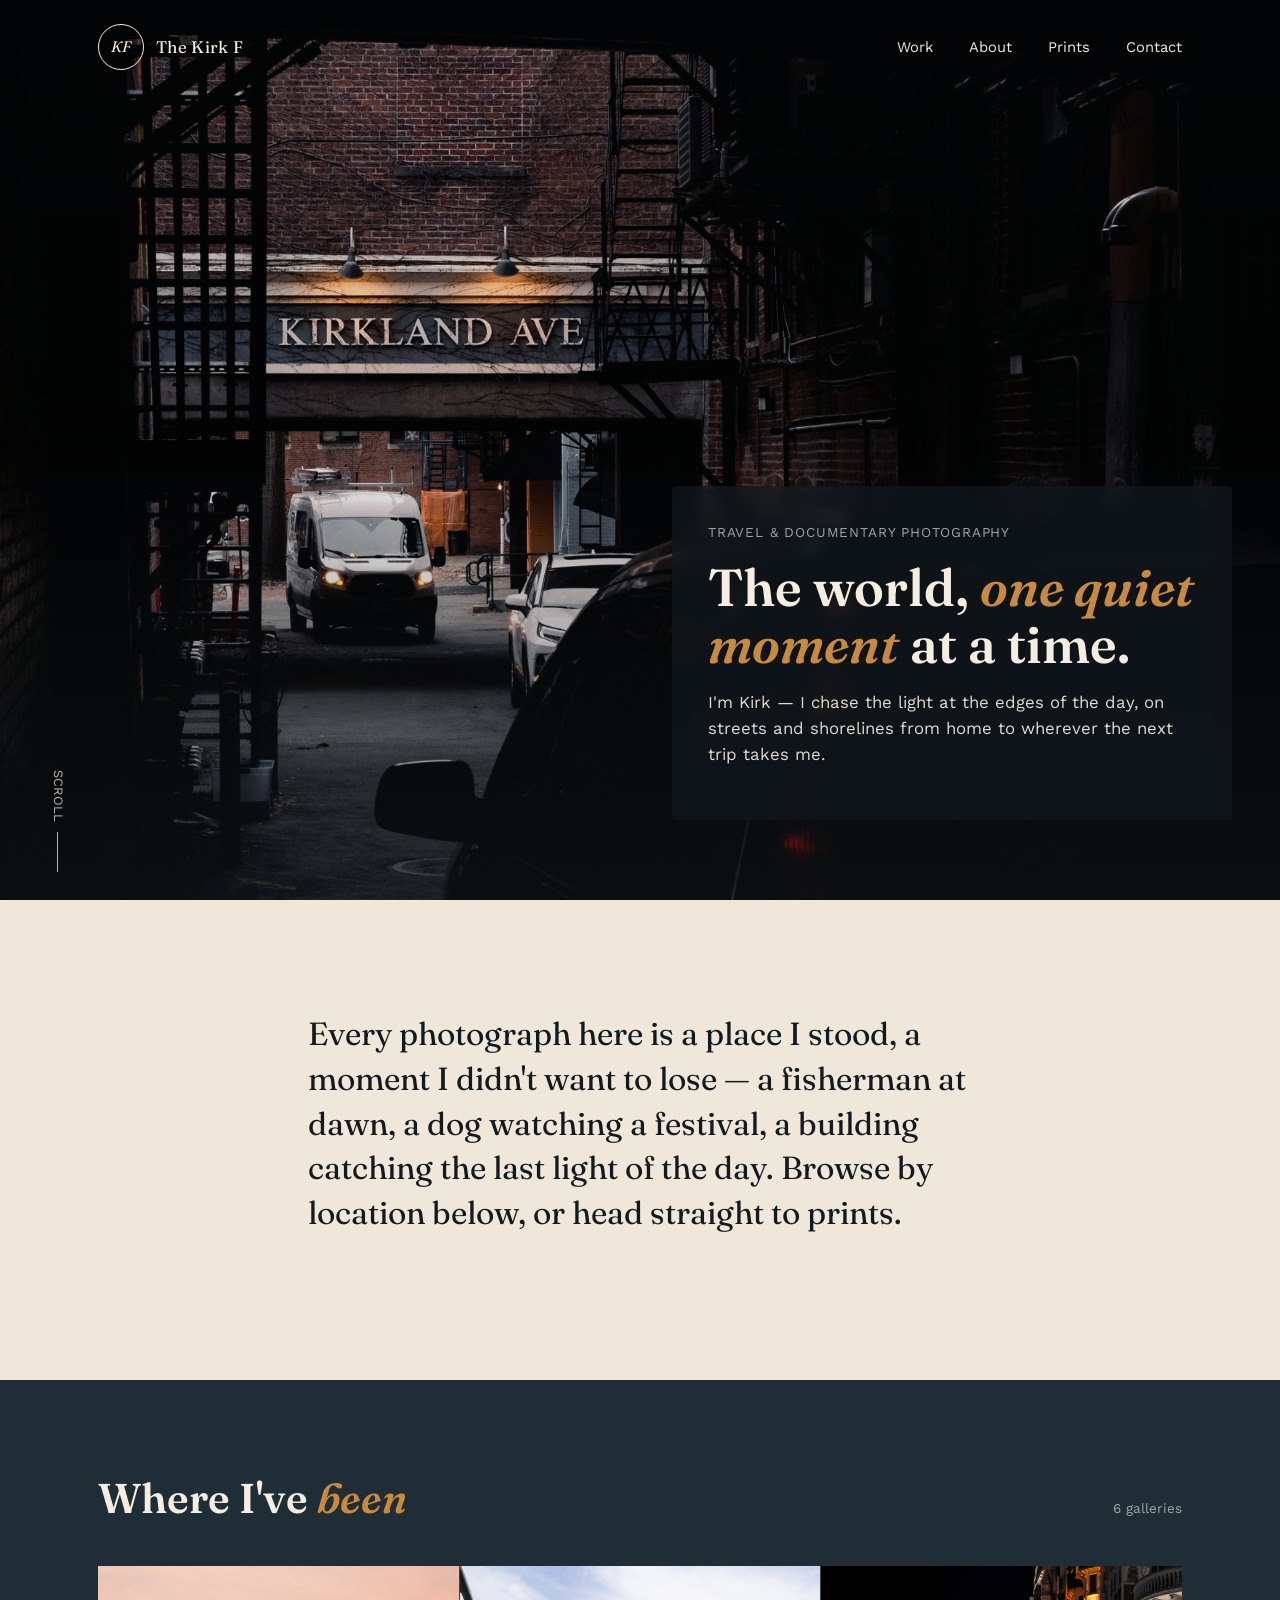
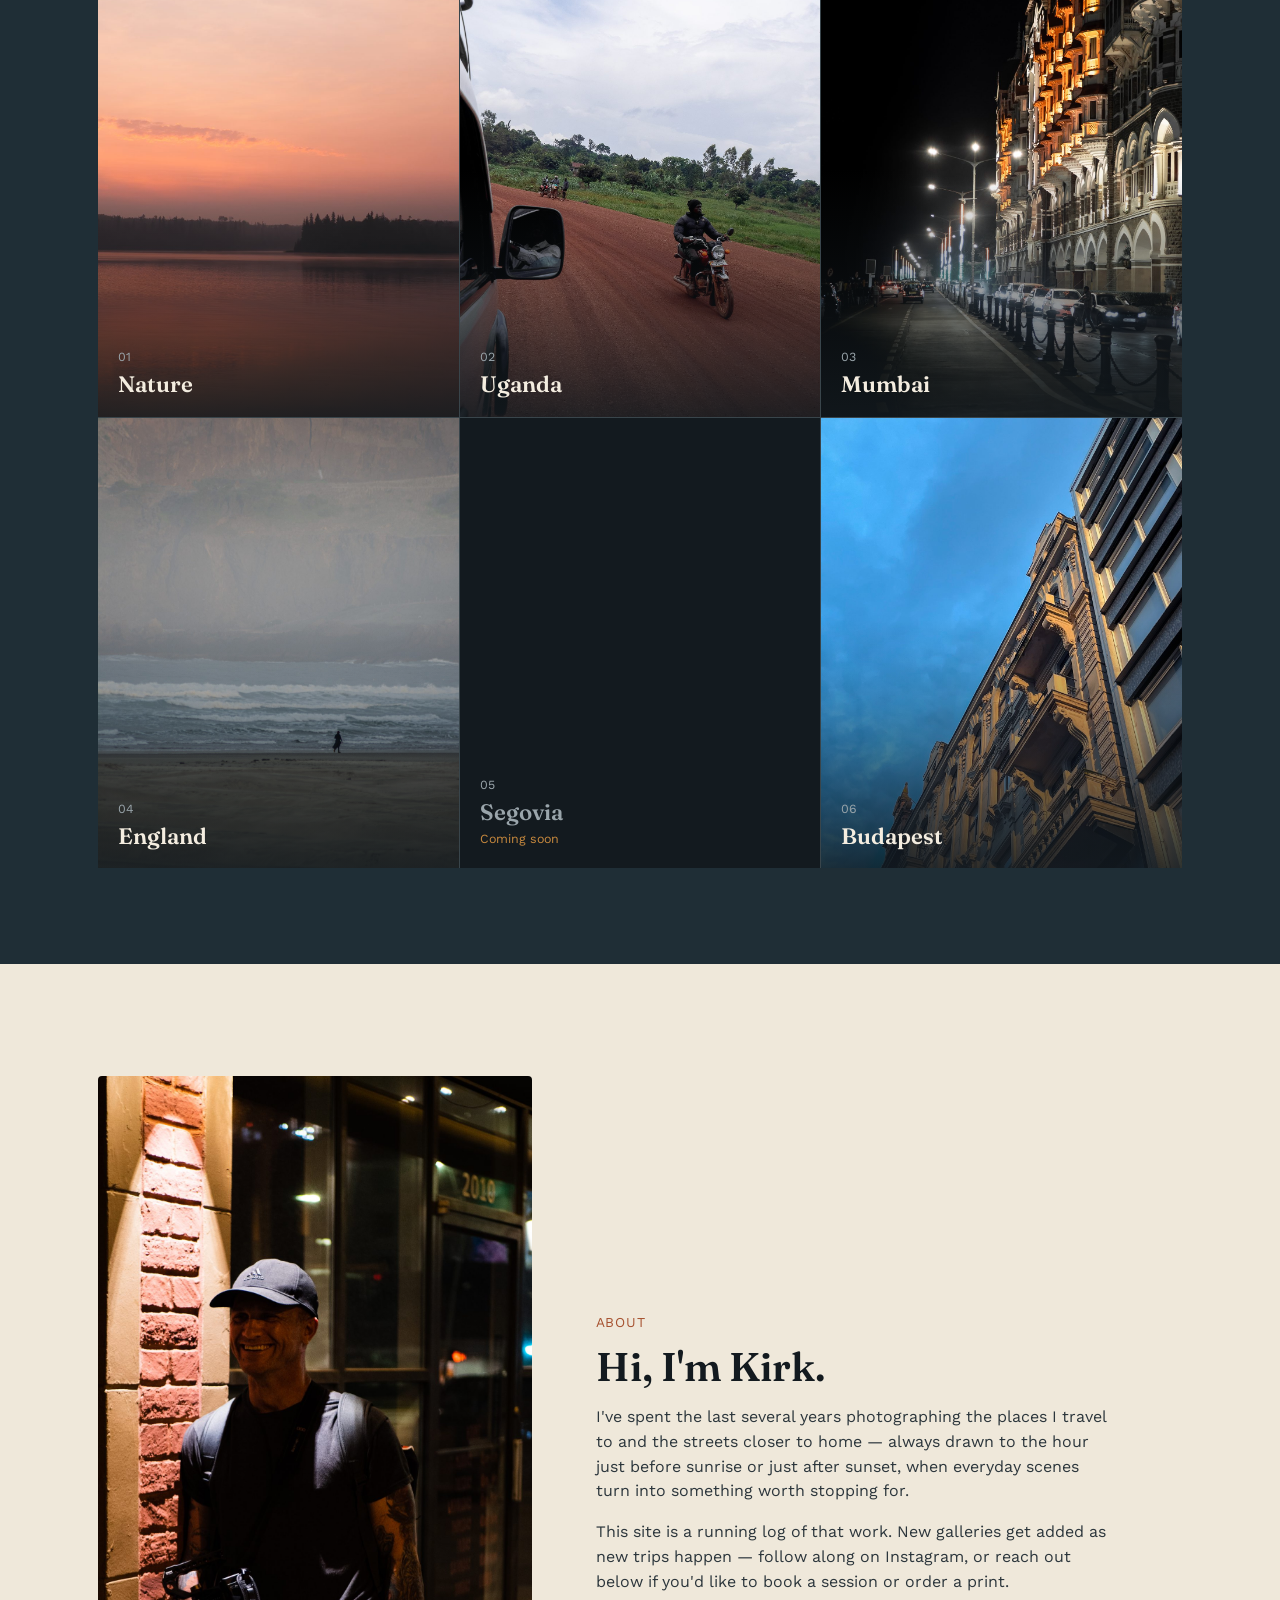
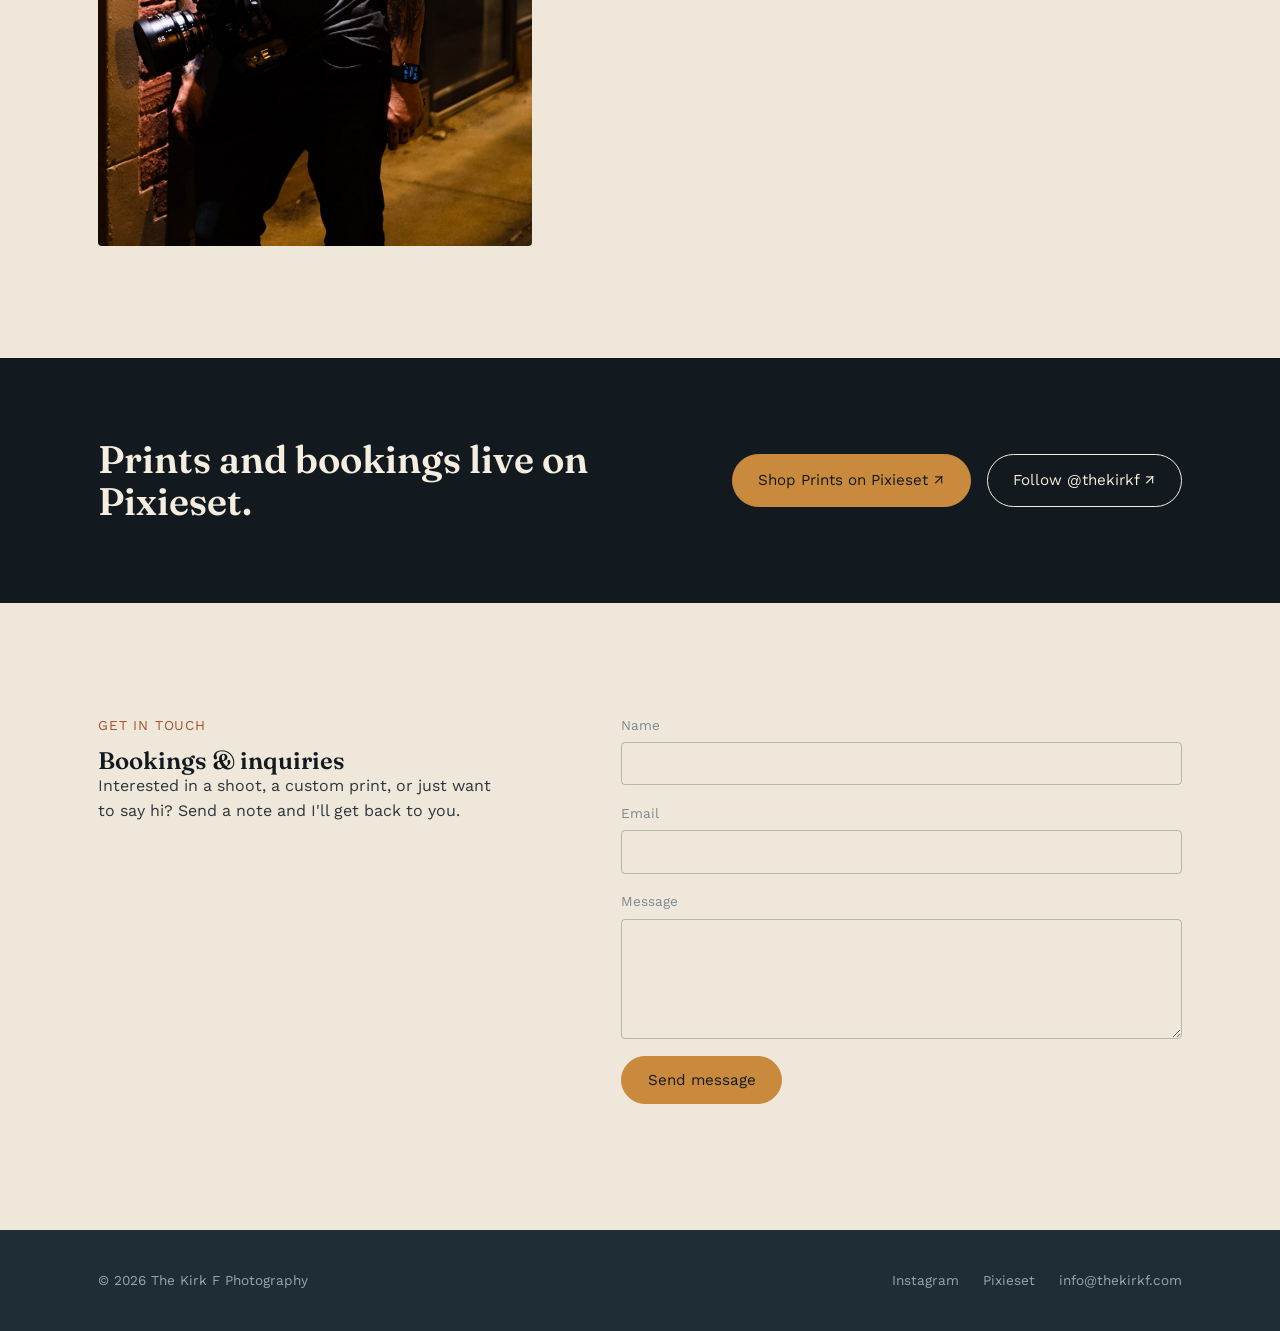
<file: index.html>
<!DOCTYPE html>
<html lang="en">
<head>
<meta charset="UTF-8">
<meta name="viewport" content="width=device-width, initial-scale=1.0">
<title>The Kirk F — Travel &amp; Documentary Photography</title>
<meta name="description" content="Travel, street, and nature photography by Kirk F. Browse galleries from Uganda, Mumbai, New England, Budapest, and more.">

<link rel="preconnect" href="https://fonts.googleapis.com">
<link rel="preconnect" href="https://fonts.gstatic.com" crossorigin>
<link href="https://fonts.googleapis.com/css2?family=Fraunces:ital,wght@0,500;0,600;1,500;1,600&family=Work+Sans:wght@400;500;600&display=swap" rel="stylesheet">

<link rel="stylesheet" href="css/style.css">
</head>
<body>

<header class="site-header">
  <div class="wrap">
    <a href="index.html" class="brand">
      <span class="monogram">KF</span>
      The Kirk F
    </a>
    <nav>
      <ul class="site-nav">
        <li><a href="#work">Work</a></li>
        <li><a href="#about">About</a></li>
        <li><a href="https://kirkf.pixieset.com/" target="_blank" rel="noopener">Prints</a></li>
        <li><a href="#contact">Contact</a></li>
      </ul>
    </nav>
  </div>
</header>

<section class="hero" id="hero">
  <!-- Hero background slides are injected by js/main.js from HERO_IMAGES -->
  <div class="hero-content">
    <div class="wrap">
      <span class="hero-eyebrow">TRAVEL &amp; DOCUMENTARY PHOTOGRAPHY</span>
      <h1 class="hero-title">The world, <em>one quiet moment</em> at a time.</h1>
      <p class="hero-sub">I'm Kirk — I chase the light at the edges of the day, on streets and shorelines from home to wherever the next trip takes me.</p>
    </div>
  </div>
  <div class="hero-scroll">SCROLL</div>
</section>

<section class="intro">
  <div class="wrap">
    <p>Every photograph here is a place I stood, a moment I didn't want to lose — a fisherman at dawn, a dog watching a festival, a building catching the last light of the day. Browse by location below, or head straight to prints.</p>
  </div>
</section>

<section class="galleries" id="work">
  <div class="wrap">
    <div class="section-head">
      <h2>Where I've <em>been</em></h2>
      <span class="section-count" id="gallery-count"></span>
    </div>
    <div class="gallery-grid" id="gallery-grid">
      <!-- Populated by js/main.js from js/galleries.js -->
    </div>
  </div>
</section>

<section class="about" id="about">
  <div class="wrap">
    <div class="about-portrait">
      <img src="images/about/about-01-kirk-portrait.jpg" alt="Kirk F on location at night, camera in hand" loading="lazy">
    </div>
    <div class="about-text">
      <span class="kicker">ABOUT</span>
      <h2>Hi, I'm Kirk.</h2>
      <p>I've spent the last several years photographing the places I travel to and the streets closer to home — always drawn to the hour just before sunrise or just after sunset, when everyday scenes turn into something worth stopping for.</p>
      <p>This site is a running log of that work. New galleries get added as new trips happen — follow along on Instagram, or reach out below if you'd like to book a session or order a print.</p>
    </div>
  </div>
</section>

<section class="cta-band">
  <div class="wrap">
    <h2>Prints and bookings live on Pixieset.</h2>
    <div class="cta-actions">
      <a class="btn btn-solid" href="https://thekirkf.pixieset.com/" target="_blank" rel="noopener">Shop Prints on Pixieset ↗</a>
      <a class="btn btn-outline" href="https://instagram.com/thekirkf" target="_blank" rel="noopener">Follow @thekirkf ↗</a>
    </div>
  </div>
</section>

<section class="contact" id="contact">
  <div class="wrap">
    <div class="contact-info">
      <span class="kicker">GET IN TOUCH</span>
      <h2>Bookings &amp; inquiries</h2>
      <p>Interested in a shoot, a custom print, or just want to say hi? Send a note and I'll get back to you.</p>
    </div>

    <!--
      CONTACT FORM — this is a static site, so the form needs a form-handling
      service. It's wired up for Formspree (free tier, no backend required).
      See README.md for the 2-minute setup to make this live.
    -->
    <form id="contact-form" class="contact-form" action="https://formspree.io/f/YOUR_FORM_ID" method="POST">
      <div class="field">
        <label for="name">Name</label>
        <input type="text" id="name" name="name" required>
      </div>
      <div class="field">
        <label for="email">Email</label>
        <input type="email" id="email" name="email" required>
      </div>
      <div class="field">
        <label for="message">Message</label>
        <textarea id="message" name="message" required></textarea>
      </div>
      <input type="hidden" name="_subject" value="New inquiry from thekirkf.com">
      <button type="submit" class="btn btn-solid">Send message</button>
      <p class="form-status" id="form-status"></p>
    </form>
  </div>
</section>

<footer class="site-footer">
  <div class="wrap">
    <span>&copy; <span id="year"></span> The Kirk F Photography</span>
    <ul class="footer-links">
      <li><a href="https://instagram.com/thekirkf" target="_blank" rel="noopener">Instagram</a></li>
      <li><a href="https://kirkf.pixieset.com/" target="_blank" rel="noopener">Pixieset</a></li>
      <li><a href="mailto:info@thekirkf.com">info@thekirkf.com</a></li>
    </ul>
  </div>
</footer>

<script src="js/galleries.js"></script>
<script src="js/main.js"></script>
</body>
</html>
</file>
<file: css/style.css>
/* =========================================================
   THE KIRK F — photography portfolio
   Design tokens
   ========================================================= */
:root {
  /* Colors — pulled from the work itself: golden hour, blue hour, fog */
  --ink: #131a1f;          /* near-black navy — night skies, deep water */
  --teal: #1f2e36;         /* dark teal — dusk sections */
  --paper: #efe8da;        /* warm parchment — light sections */
  --paper-dim: #e2d9c6;
  --gold: #c98a3e;         /* golden hour accent */
  --rust: #a6512f;         /* burnt-orange accent, hovers */
  --fog: #7c8a93;          /* muted slate — secondary text on dark */
  --fog-light: #9aa5ab;
  --cream-text: #f4ede0;

  --font-display: "Fraunces", "Iowan Old Style", serif;
  --font-body: "Work Sans", -apple-system, BlinkMacSystemFont, sans-serif;

  --max-width: 1180px;
  --gutter: clamp(1.25rem, 4vw, 3rem);
}

* { box-sizing: border-box; }

html {
  scroll-behavior: smooth;
}

@media (prefers-reduced-motion: reduce) {
  html { scroll-behavior: auto; }
  * { animation-duration: 0.01ms !important; animation-iteration-count: 1 !important; transition-duration: 0.01ms !important; }
}

body {
  margin: 0;
  font-family: var(--font-body);
  background: var(--paper);
  color: var(--ink);
  line-height: 1.55;
  -webkit-font-smoothing: antialiased;
}

img { max-width: 100%; display: block; }

a { color: inherit; }

.wrap {
  max-width: var(--max-width);
  margin: 0 auto;
  padding-left: var(--gutter);
  padding-right: var(--gutter);
}

h1, h2, h3 {
  font-family: var(--font-display);
  font-weight: 600;
  margin: 0;
  line-height: 1.1;
}

h1 em, h2 em, h3 em, .accent { font-style: italic; color: var(--gold); }

p { margin: 0 0 1em; }

button, input, textarea {
  font-family: var(--font-body);
  font-size: 1rem;
}

:focus-visible {
  outline: 2px solid var(--gold);
  outline-offset: 3px;
}

/* =========================================================
   Monogram (mirrors the circular watermark used on photos)
   ========================================================= */
.monogram {
  display: inline-flex;
  align-items: center;
  justify-content: center;
  width: 46px;
  height: 46px;
  border: 1px solid currentColor;
  border-radius: 50%;
  font-family: var(--font-display);
  font-style: italic;
  font-size: 0.95rem;
  letter-spacing: 0.02em;
  flex-shrink: 0;
}

/* =========================================================
   Header / Nav
   ========================================================= */
.site-header {
  position: absolute;
  top: 0;
  left: 0;
  right: 0;
  z-index: 20;
  padding: 1.5rem 0;
  color: var(--cream-text);
}

.site-header .wrap {
  display: flex;
  align-items: center;
  justify-content: space-between;
}

.brand {
  display: flex;
  align-items: center;
  gap: 0.75rem;
  text-decoration: none;
  color: inherit;
  font-family: var(--font-display);
  font-size: 1.05rem;
  letter-spacing: 0.02em;
}

.site-nav {
  display: flex;
  gap: clamp(1rem, 3vw, 2.25rem);
  list-style: none;
  margin: 0;
  padding: 0;
  font-size: 0.92rem;
}

.site-nav a {
  text-decoration: none;
  position: relative;
  padding-bottom: 2px;
}

.site-nav a::after {
  content: "";
  position: absolute;
  left: 0;
  right: 100%;
  bottom: 0;
  height: 1px;
  background: currentColor;
  transition: right 0.25s ease;
}

.site-nav a:hover::after { right: 0; }

.nav-toggle {
  display: none;
}

/* =========================================================
   Hero (text sits in a panel on the right so it stays
   readable over every rotating photo)
   ========================================================= */
.hero {
  position: relative;
  min-height: 100svh;
  display: flex;
  align-items: flex-end;
  color: var(--cream-text);
  overflow: hidden;
  background: var(--ink);
}

.hero-slide {
  position: absolute;
  inset: 0;
  background-size: cover;
  background-position: center;
  opacity: 0;
  transition: opacity 1.8s ease;
}

.hero-slide.is-active { opacity: 1; }

.hero::before {
  content: "";
  position: absolute;
  inset: 0;
  background: linear-gradient(180deg, rgba(19,26,31,0.15) 0%, rgba(19,26,31,0.1) 50%, rgba(19,26,31,0.55) 100%);
  z-index: 1;
}

.hero-content {
  position: relative;
  z-index: 2;
  width: 100%;
  display: flex;
  justify-content: flex-end;
  padding-left: var(--gutter);
  padding-right: var(--gutter);
  padding-bottom: clamp(2.5rem, 7vw, 5rem);
}

.hero-content .wrap {
  display: flex;
  flex-direction: column;
  align-items: flex-start;
  text-align: left;
  gap: 1rem;
  width: 100%;
  max-width: 560px;
  margin: 0;
  padding: clamp(1.5rem, 3vw, 2.25rem);
  background: rgba(19, 26, 31, 0.68);
  -webkit-backdrop-filter: blur(8px);
  backdrop-filter: blur(8px);
  border-radius: 4px;
}

.hero-eyebrow {
  font-size: 0.85rem;
  letter-spacing: 0.06em;
  color: var(--fog-light);
}

.hero-title {
  font-size: clamp(2rem, 4.2vw, 3.25rem);
  max-width: none;
}

.hero-sub {
  font-size: clamp(0.95rem, 1.4vw, 1.05rem);
  color: var(--cream-text);
  max-width: none;
  opacity: 0.92;
}

.hero-scroll {
  position: absolute;
  bottom: 1.75rem;
  left: var(--gutter);
  z-index: 2;
  color: var(--cream-text);
  font-size: 0.8rem;
  writing-mode: vertical-rl;
  display: flex;
  align-items: center;
  gap: 0.6rem;
  opacity: 0.75;
}

.hero-scroll::after {
  content: "";
  width: 1px;
  height: 40px;
  background: currentColor;
}

@media (max-width: 700px) {
  .hero-content { padding-left: 1.25rem; padding-right: 1.25rem; }
  .hero-content .wrap { max-width: none; }
}

/* =========================================================
   Intro
   ========================================================= */
.intro {
  padding: clamp(4rem, 10vw, 7rem) 0;
}

.intro .wrap {
  max-width: 760px;
}

.intro p {
  font-family: var(--font-display);
  font-size: clamp(1.4rem, 3vw, 2rem);
  line-height: 1.4;
  color: var(--ink);
}

/* =========================================================
   Section labels
   ========================================================= */
.section-head {
  display: flex;
  align-items: baseline;
  justify-content: space-between;
  gap: 1rem;
  margin-bottom: clamp(1.75rem, 4vw, 2.75rem);
  flex-wrap: wrap;
}

.section-head h2 {
  font-size: clamp(1.9rem, 4vw, 2.6rem);
}

.section-count {
  font-size: 0.85rem;
  color: var(--fog);
  font-family: var(--font-body);
}

/* =========================================================
   Galleries grid ("field log")
   ========================================================= */
.galleries {
  background: var(--teal);
  color: var(--cream-text);
  padding: clamp(4rem, 10vw, 6rem) 0;
}

.galleries .section-count { color: var(--fog-light); }

.gallery-grid {
  display: grid;
  grid-template-columns: repeat(3, 1fr);
  gap: 1px;
  background: rgba(244, 237, 224, 0.12);
}

@media (max-width: 900px) {
  .gallery-grid { grid-template-columns: repeat(2, 1fr); }
}
@media (max-width: 560px) {
  .gallery-grid { grid-template-columns: 1fr; }
}

.gallery-card {
  position: relative;
  aspect-ratio: 4 / 5;
  background: var(--teal) center/cover no-repeat;
  text-decoration: none;
  color: var(--cream-text);
  overflow: hidden;
  display: flex;
  align-items: flex-end;
}

.gallery-card img {
  position: absolute;
  inset: 0;
  width: 100%;
  height: 100%;
  object-fit: cover;
  transition: transform 0.6s ease;
}

.gallery-card:hover img { transform: scale(1.06); }

.gallery-card::before {
  content: "";
  position: absolute;
  inset: 0;
  background: linear-gradient(180deg, rgba(19,26,31,0) 45%, rgba(19,26,31,0.88) 100%);
  z-index: 1;
}

.gallery-card-label {
  position: relative;
  z-index: 2;
  padding: 1.25rem;
  width: 100%;
}

.gallery-card-label .num {
  display: block;
  font-size: 0.78rem;
  color: var(--fog-light);
  margin-bottom: 0.35rem;
}

.gallery-card-label h3 {
  font-size: 1.4rem;
}

.gallery-card.is-empty {
  background: var(--ink);
  cursor: default;
}

.gallery-card.is-empty .gallery-card-label h3 { color: var(--fog-light); }

.gallery-card.is-empty .coming-soon {
  font-size: 0.78rem;
  color: var(--gold);
  display: block;
  margin-top: 0.25rem;
}

/* =========================================================
   About
   ========================================================= */
.about {
  padding: clamp(4.5rem, 10vw, 7rem) 0;
}

.about .wrap {
  display: grid;
  grid-template-columns: 0.85fr 1.15fr;
  gap: clamp(2rem, 6vw, 4rem);
  align-items: center;
}

@media (max-width: 760px) {
  .about .wrap { grid-template-columns: 1fr; }
}

.about-portrait {
  border-radius: 4px;
  overflow: hidden;
}

.about-text .kicker {
  font-size: 0.85rem;
  letter-spacing: 0.06em;
  color: var(--rust);
  margin-bottom: 0.75rem;
  display: block;
}

.about-text h2 {
  font-size: clamp(1.9rem, 4vw, 2.5rem);
  margin-bottom: 1rem;
}

.about-text p {
  max-width: 52ch;
  color: #2c363c;
}

/* =========================================================
   CTA band (Pixieset / Instagram)
   ========================================================= */
.cta-band {
  background: var(--ink);
  color: var(--cream-text);
  padding: clamp(3.5rem, 8vw, 5rem) 0;
}

.cta-band .wrap {
  display: flex;
  align-items: center;
  justify-content: space-between;
  gap: 2rem;
  flex-wrap: wrap;
}

.cta-band h2 {
  font-size: clamp(1.8rem, 4vw, 2.4rem);
  max-width: 20ch;
}

.cta-actions {
  display: flex;
  gap: 1rem;
  flex-wrap: wrap;
}

.btn {
  display: inline-flex;
  align-items: center;
  gap: 0.5rem;
  padding: 0.85rem 1.6rem;
  border-radius: 999px;
  text-decoration: none;
  font-size: 0.95rem;
  border: 1px solid currentColor;
  cursor: pointer;
  transition: background 0.2s ease, color 0.2s ease;
}

.btn-solid {
  background: var(--gold);
  border-color: var(--gold);
  color: var(--ink);
}

.btn-solid:hover { background: var(--rust); border-color: var(--rust); color: var(--cream-text); }

.btn-outline { color: var(--cream-text); }
.btn-outline:hover { background: var(--cream-text); color: var(--ink); }

/* =========================================================
   Contact
   ========================================================= */
.contact {
  padding: clamp(4.5rem, 10vw, 7rem) 0;
}

.contact .wrap {
  display: grid;
  grid-template-columns: 0.9fr 1.1fr;
  gap: clamp(2rem, 6vw, 4rem);
}

@media (max-width: 760px) {
  .contact .wrap { grid-template-columns: 1fr; }
}

.contact-info p { color: #2c363c; max-width: 40ch; }

.contact-info .kicker {
  font-size: 0.85rem;
  letter-spacing: 0.06em;
  color: var(--rust);
  margin-bottom: 0.75rem;
  display: block;
}

.field {
  margin-bottom: 1.1rem;
  display: flex;
  flex-direction: column;
  gap: 0.4rem;
}

.field label {
  font-size: 0.85rem;
  color: var(--fog);
}

.field input,
.field textarea {
  border: 1px solid rgba(19,26,31,0.25);
  background: transparent;
  padding: 0.7rem 0.9rem;
  border-radius: 4px;
  color: var(--ink);
  resize: vertical;
}

.field textarea { min-height: 120px; }

.form-status {
  font-size: 0.9rem;
  margin-top: 0.5rem;
}

.form-status.success { color: #3f6b46; }
.form-status.error { color: var(--rust); }

/* =========================================================
   Footer
   ========================================================= */
.site-footer {
  background: var(--teal);
  color: var(--fog-light);
  padding: 2.5rem 0;
  font-size: 0.85rem;
}

.site-footer .wrap {
  display: flex;
  justify-content: space-between;
  align-items: center;
  flex-wrap: wrap;
  gap: 1rem;
}

.footer-links {
  display: flex;
  gap: 1.5rem;
  list-style: none;
  padding: 0;
  margin: 0;
}

.footer-links a { text-decoration: none; }
.footer-links a:hover { color: var(--cream-text); }

/* =========================================================
   Gallery detail page
   ========================================================= */
.gallery-header {
  background: var(--ink);
  color: var(--cream-text);
  padding: clamp(7rem, 14vw, 9rem) 0 clamp(3rem, 6vw, 4rem);
}

.gallery-header .kicker {
  font-size: 0.85rem;
  letter-spacing: 0.06em;
  color: var(--fog-light);
  display: block;
  margin-bottom: 0.75rem;
}

.gallery-header h1 {
  font-size: clamp(2.4rem, 6vw, 4rem);
}

.back-link {
  display: inline-flex;
  align-items: center;
  gap: 0.4rem;
  text-decoration: none;
  color: var(--fog-light);
  font-size: 0.9rem;
  margin-bottom: 1.5rem;
}

.back-link:hover { color: var(--cream-text); }

.photo-grid {
  padding: clamp(3rem, 7vw, 4.5rem) 0;
}

.photo-grid .grid {
  columns: 3 280px;
  column-gap: 0.75rem;
}

@media (max-width: 640px) {
  .photo-grid .grid { columns: 1; }
}

.photo-grid figure {
  margin: 0 0 0.75rem;
  break-inside: avoid;
  border-radius: 3px;
  overflow: hidden;
  cursor: zoom-in;
}

.photo-grid img { width: 100%; transition: transform 0.4s ease; }
.photo-grid figure:hover img { transform: scale(1.02); }

.empty-state {
  padding: 2rem 0 5rem;
  color: var(--fog);
}

.empty-state h2 { font-size: 1.6rem; margin-bottom: 0.75rem; color: var(--ink); }

/* Lightbox */
.lightbox {
  position: fixed;
  inset: 0;
  background: rgba(19,26,31,0.95);
  display: none;
  align-items: center;
  justify-content: center;
  z-index: 100;
  padding: 2rem;
}

.lightbox.is-open { display: flex; }

.lightbox img {
  max-width: 100%;
  max-height: 90vh;
  border-radius: 2px;
}

.lightbox-close {
  position: absolute;
  top: 1.5rem;
  right: 1.5rem;
  background: none;
  border: 1px solid var(--fog-light);
  color: var(--cream-text);
  width: 42px;
  height: 42px;
  border-radius: 50%;
  cursor: pointer;
  font-size: 1.1rem;
}

.lightbox-close:hover { background: var(--cream-text); color: var(--ink); }
</file>
